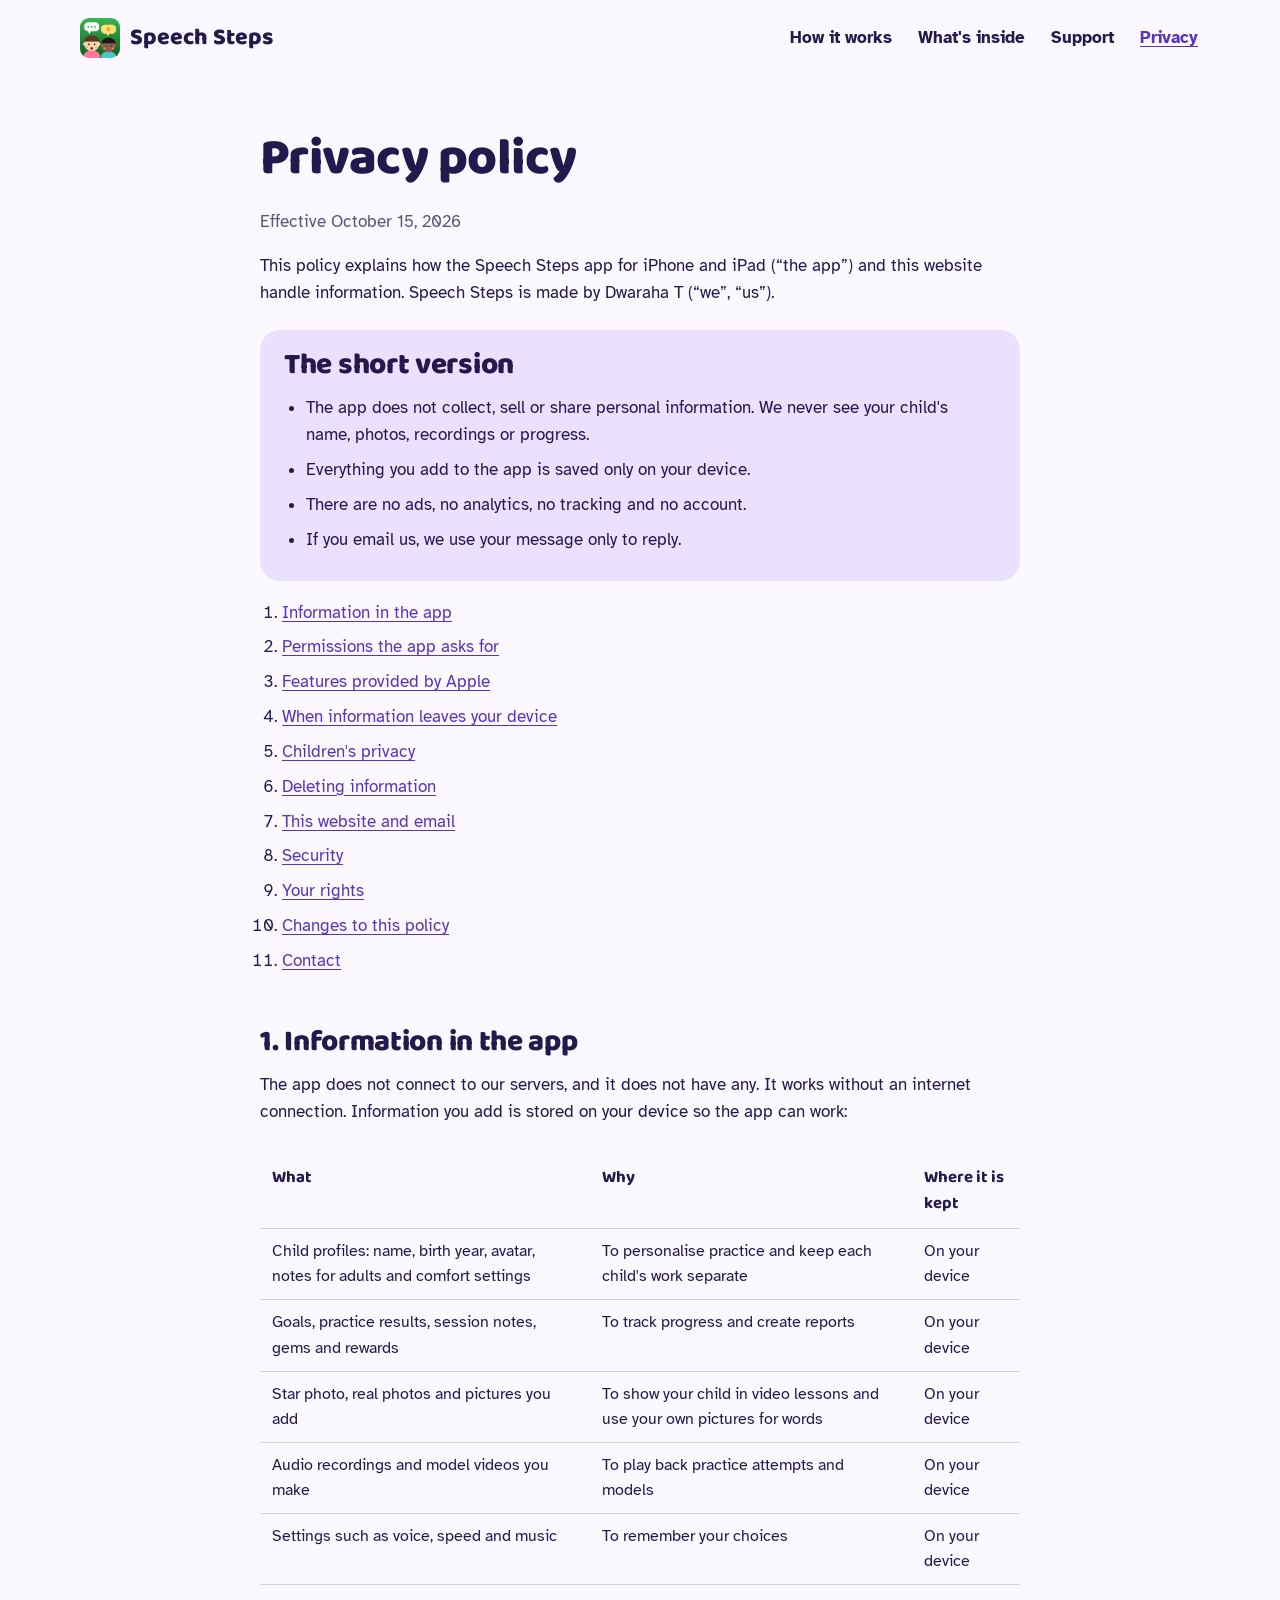
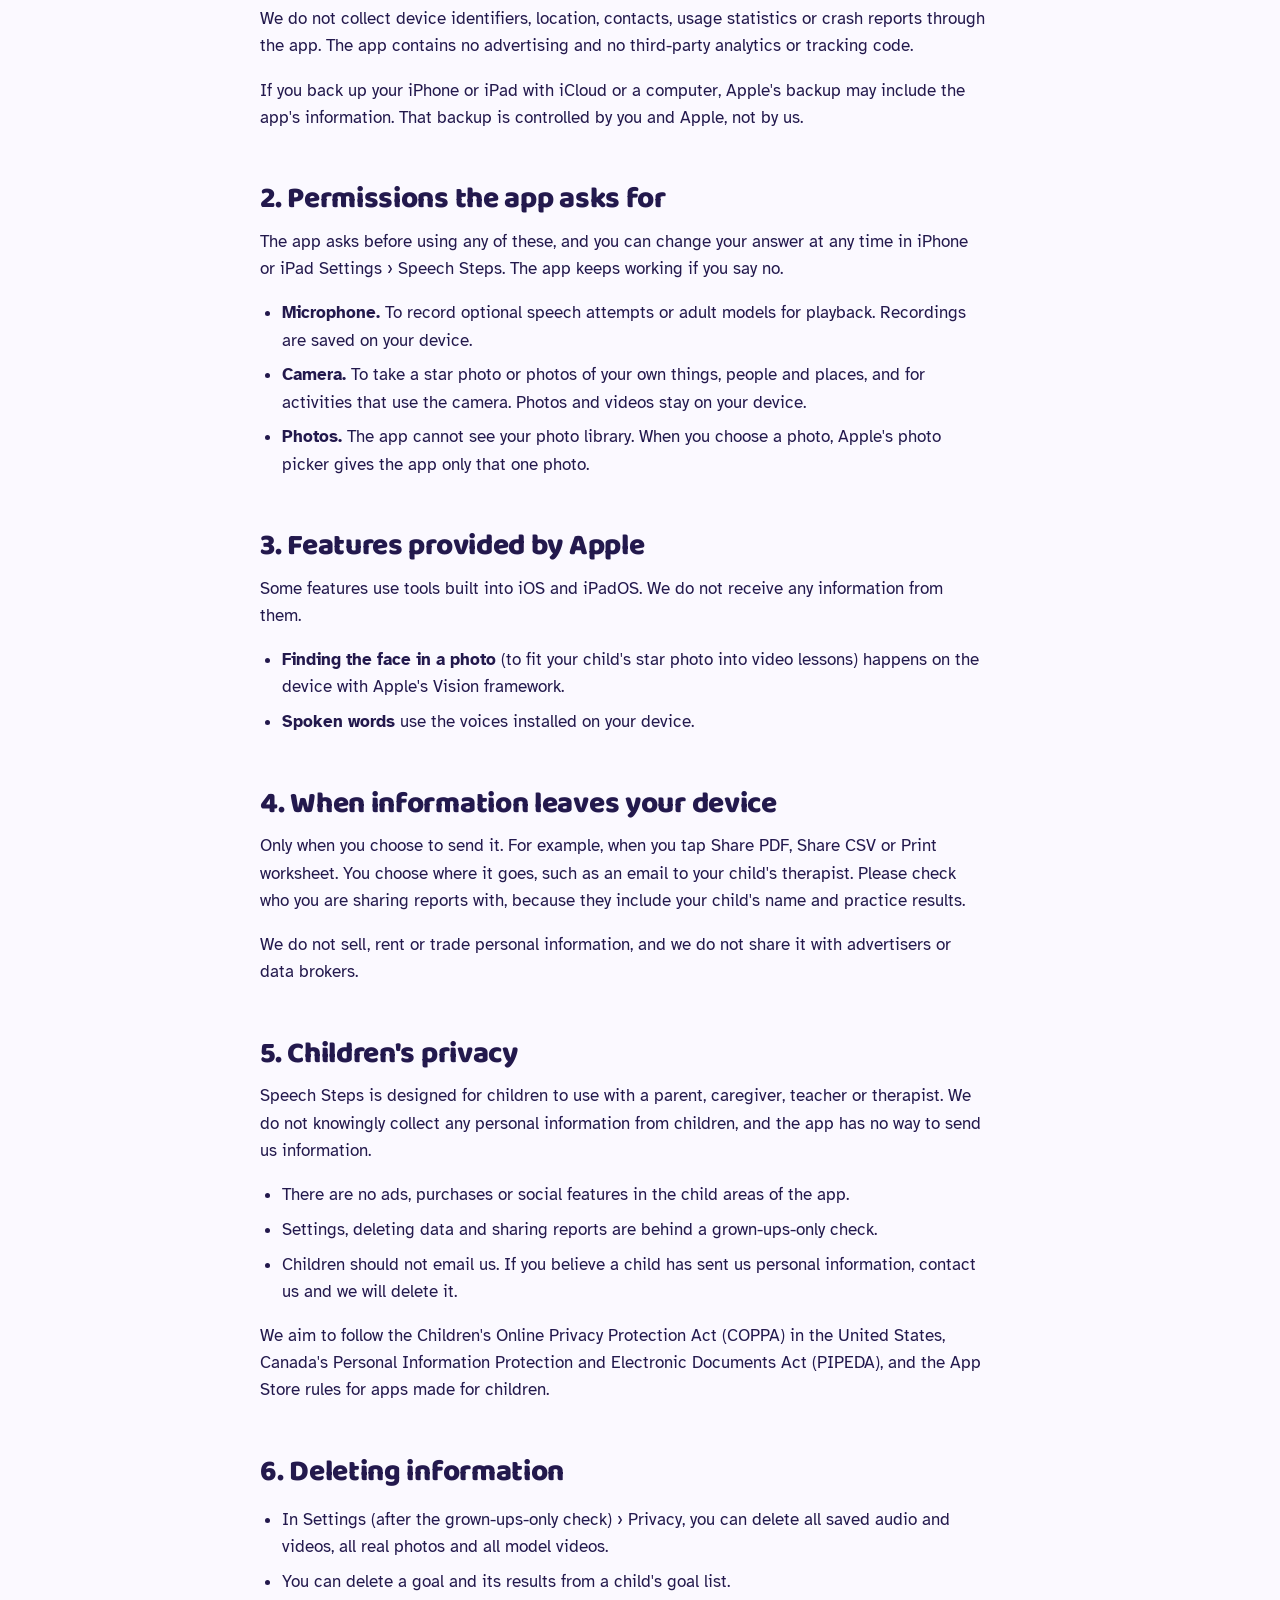
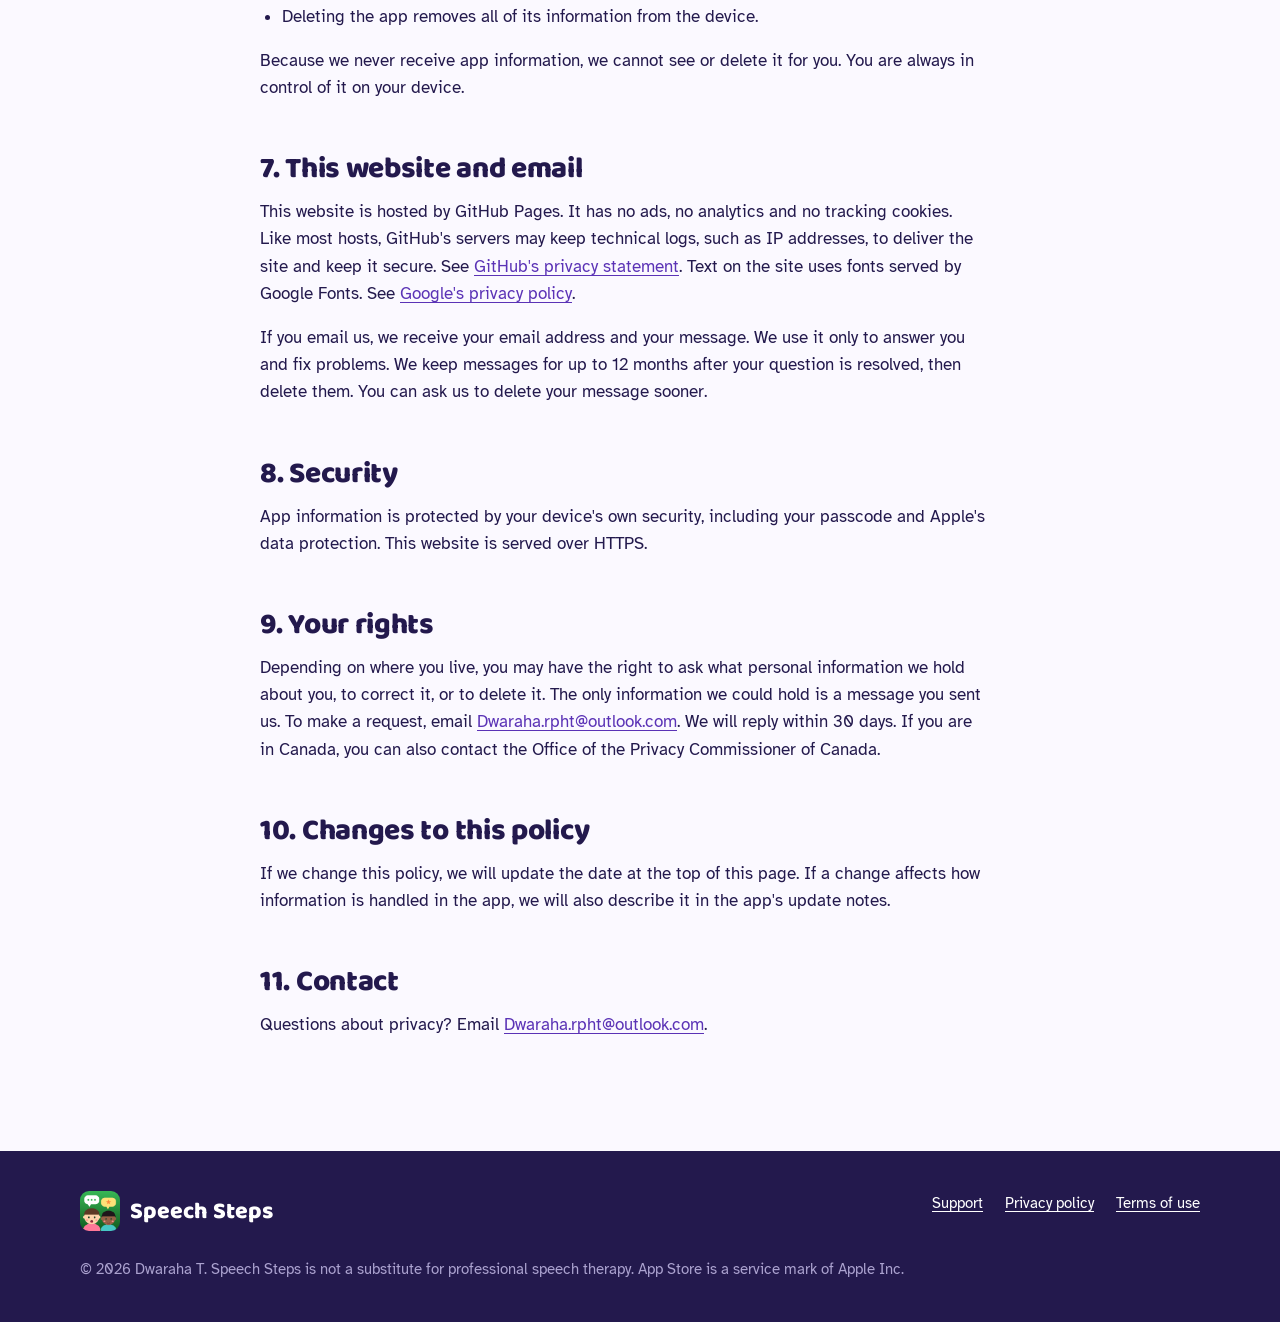
<file: privacy.html>
<!doctype html>
<html lang="en">
<head>
  <meta charset="utf-8">
  <meta name="viewport" content="width=device-width, initial-scale=1">
  <title>Privacy policy · Speech Steps</title>
  <meta name="description" content="How the Speech Steps app and website handle information. The app has no ads, no tracking and no account, and keeps children's information on the device.">
  <meta property="og:title" content="Privacy policy · Speech Steps">
  <meta property="og:description" content="How the Speech Steps app and website handle information. The app has no ads, no tracking and no account, and keeps children's information on the device.">
  <meta property="og:type" content="website">
  <meta property="og:image" content="icon.png">
  <meta name="theme-color" content="#5B33B6">
  <link rel="icon" href="favicon.png" type="image/png">
  <link rel="apple-touch-icon" href="apple-touch-icon.png">
  <link rel="preconnect" href="https://fonts.googleapis.com">
  <link rel="preconnect" href="https://fonts.gstatic.com" crossorigin>
  <link href="https://fonts.googleapis.com/css2?family=Atkinson+Hyperlegible:wght@400;700&family=Baloo+2:wght@700;800&display=swap" rel="stylesheet">
  <link rel="stylesheet" href="styles.css">
</head>
<body>
  <a class="skip" href="#main">Skip to content</a>

  <header class="site-header">
    <div class="wrap">
      <a class="brand" href="index.html"><img src="icon.png" alt="" width="40" height="40">Speech Steps</a>
      <nav class="site-nav" aria-label="Main">
        <a href="index.html#how">How it works</a>
        <a href="index.html#inside">What's inside</a>
        <a href="support.html">Support</a>
        <a href="privacy.html" aria-current="page">Privacy</a>
      </nav>
    </div>
  </header>

  <main id="main" class="page">
    <div class="wrap">
      <h1>Privacy policy</h1>
      <p class="updated">Effective October 15, 2026</p>

      <p>This policy explains how the Speech Steps app for iPhone and iPad (“the app”) and this website handle information. Speech Steps is made by Dwaraha T (“we”, “us”).</p>

      <div class="summary">
        <h2 class="flush">The short version</h2>
        <ul>
          <li>The app does not collect, sell or share personal information. We never see your child's name, photos, recordings or progress.</li>
          <li>Everything you add to the app is saved only on your device.</li>
          <li>There are no ads, no analytics, no tracking and no account.</li>
          <li>If you email us, we use your message only to reply.</li>
        </ul>
      </div>

      <nav aria-label="On this page">
        <ol class="toc">
          <li><a href="#app">Information in the app</a></li>
          <li><a href="#permissions">Permissions the app asks for</a></li>
          <li><a href="#apple">Features provided by Apple</a></li>
          <li><a href="#sharing">When information leaves your device</a></li>
          <li><a href="#children">Children's privacy</a></li>
          <li><a href="#delete">Deleting information</a></li>
          <li><a href="#website">This website and email</a></li>
          <li><a href="#security">Security</a></li>
          <li><a href="#rights">Your rights</a></li>
          <li><a href="#changes">Changes to this policy</a></li>
          <li><a href="#contact">Contact</a></li>
        </ol>
      </nav>

      <h2 id="app">1. Information in the app</h2>
      <p>The app does not connect to our servers, and it does not have any. It works without an internet connection. Information you add is stored on your device so the app can work:</p>
      <div class="table-scroll">
        <table class="data">
          <thead><tr><th scope="col">What</th><th scope="col">Why</th><th scope="col">Where it is kept</th></tr></thead>
          <tbody>
            <tr><td>Child profiles: name, birth year, avatar, notes for adults and comfort settings</td><td>To personalise practice and keep each child's work separate</td><td>On your device</td></tr>
            <tr><td>Goals, practice results, session notes, gems and rewards</td><td>To track progress and create reports</td><td>On your device</td></tr>
            <tr><td>Star photo, real photos and pictures you add</td><td>To show your child in video lessons and use your own pictures for words</td><td>On your device</td></tr>
            <tr><td>Audio recordings and model videos you make</td><td>To play back practice attempts and models</td><td>On your device</td></tr>
            <tr><td>Settings such as voice, speed and music</td><td>To remember your choices</td><td>On your device</td></tr>
          </tbody>
        </table>
      </div>
      <p>We do not collect device identifiers, location, contacts, usage statistics or crash reports through the app. The app contains no advertising and no third-party analytics or tracking code.</p>
      <p>If you back up your iPhone or iPad with iCloud or a computer, Apple's backup may include the app's information. That backup is controlled by you and Apple, not by us.</p>

      <h2 id="permissions">2. Permissions the app asks for</h2>
      <p>The app asks before using any of these, and you can change your answer at any time in iPhone or iPad Settings › Speech Steps. The app keeps working if you say no.</p>
      <ul>
        <li><strong>Microphone.</strong> To record optional speech attempts or adult models for playback. Recordings are saved on your device.</li>
        <li><strong>Camera.</strong> To take a star photo or photos of your own things, people and places, and for activities that use the camera. Photos and videos stay on your device.</li>
        <li><strong>Photos.</strong> The app cannot see your photo library. When you choose a photo, Apple's photo picker gives the app only that one photo.</li>
      </ul>

      <h2 id="apple">3. Features provided by Apple</h2>
      <p>Some features use tools built into iOS and iPadOS. We do not receive any information from them.</p>
      <ul>
        <li><strong>Finding the face in a photo</strong> (to fit your child's star photo into video lessons) happens on the device with Apple's Vision framework.</li>
        <li><strong>Spoken words</strong> use the voices installed on your device.</li>
      </ul>

      <h2 id="sharing">4. When information leaves your device</h2>
      <p>Only when you choose to send it. For example, when you tap Share PDF, Share CSV or Print worksheet. You choose where it goes, such as an email to your child's therapist. Please check who you are sharing reports with, because they include your child's name and practice results.</p>
      <p>We do not sell, rent or trade personal information, and we do not share it with advertisers or data brokers.</p>

      <h2 id="children">5. Children's privacy</h2>
      <p>Speech Steps is designed for children to use with a parent, caregiver, teacher or therapist. We do not knowingly collect any personal information from children, and the app has no way to send us information.</p>
      <ul>
        <li>There are no ads, purchases or social features in the child areas of the app.</li>
        <li>Settings, deleting data and sharing reports are behind a grown-ups-only check.</li>
        <li>Children should not email us. If you believe a child has sent us personal information, contact us and we will delete it.</li>
      </ul>
      <p>We aim to follow the Children's Online Privacy Protection Act (COPPA) in the United States, Canada's Personal Information Protection and Electronic Documents Act (PIPEDA), and the App Store rules for apps made for children.</p>

      <h2 id="delete">6. Deleting information</h2>
      <ul>
        <li>In Settings (after the grown-ups-only check) › Privacy, you can delete all saved audio and videos, all real photos and all model videos.</li>
        <li>You can delete a goal and its results from a child's goal list.</li>
        <li>Deleting the app removes all of its information from the device.</li>
      </ul>
      <p>Because we never receive app information, we cannot see or delete it for you. You are always in control of it on your device.</p>

      <h2 id="website">7. This website and email</h2>
      <p>This website is hosted by GitHub Pages. It has no ads, no analytics and no tracking cookies. Like most hosts, GitHub's servers may keep technical logs, such as IP addresses, to deliver the site and keep it secure. See <a href="https://docs.github.com/en/site-policy/privacy-policies/github-general-privacy-statement">GitHub's privacy statement</a>. Text on the site uses fonts served by Google Fonts. See <a href="https://policies.google.com/privacy">Google's privacy policy</a>.</p>
      <p>If you email us, we receive your email address and your message. We use it only to answer you and fix problems. We keep messages for up to 12 months after your question is resolved, then delete them. You can ask us to delete your message sooner.</p>

      <h2 id="security">8. Security</h2>
      <p>App information is protected by your device's own security, including your passcode and Apple's data protection. This website is served over HTTPS.</p>

      <h2 id="rights">9. Your rights</h2>
      <p>Depending on where you live, you may have the right to ask what personal information we hold about you, to correct it, or to delete it. The only information we could hold is a message you sent us. To make a request, email <a href="mailto:Dwaraha.rpht@outlook.com">Dwaraha.rpht@outlook.com</a>. We will reply within 30 days. If you are in Canada, you can also contact the Office of the Privacy Commissioner of Canada.</p>

      <h2 id="changes">10. Changes to this policy</h2>
      <p>If we change this policy, we will update the date at the top of this page. If a change affects how information is handled in the app, we will also describe it in the app's update notes.</p>

      <h2 id="contact">11. Contact</h2>
      <p>Questions about privacy? Email <a href="mailto:Dwaraha.rpht@outlook.com">Dwaraha.rpht@outlook.com</a>.</p>
    </div>
  </main>

  <footer class="site-footer">
    <div class="wrap">
      <div>
        <a class="brand brand-light" href="index.html"><img src="icon.png" alt="" width="40" height="40">Speech Steps</a>
      </div>
      <ul class="footer-links">
        <li><a href="support.html">Support</a></li>
        <li><a href="privacy.html">Privacy policy</a></li>
        <li><a href="terms.html">Terms of use</a></li>
      </ul>
      <p class="footer-small">© 2026 Dwaraha T. Speech Steps is not a substitute for professional speech therapy. App Store is a service mark of Apple Inc.</p>
    </div>
  </footer>
</body>
</html>
</file>
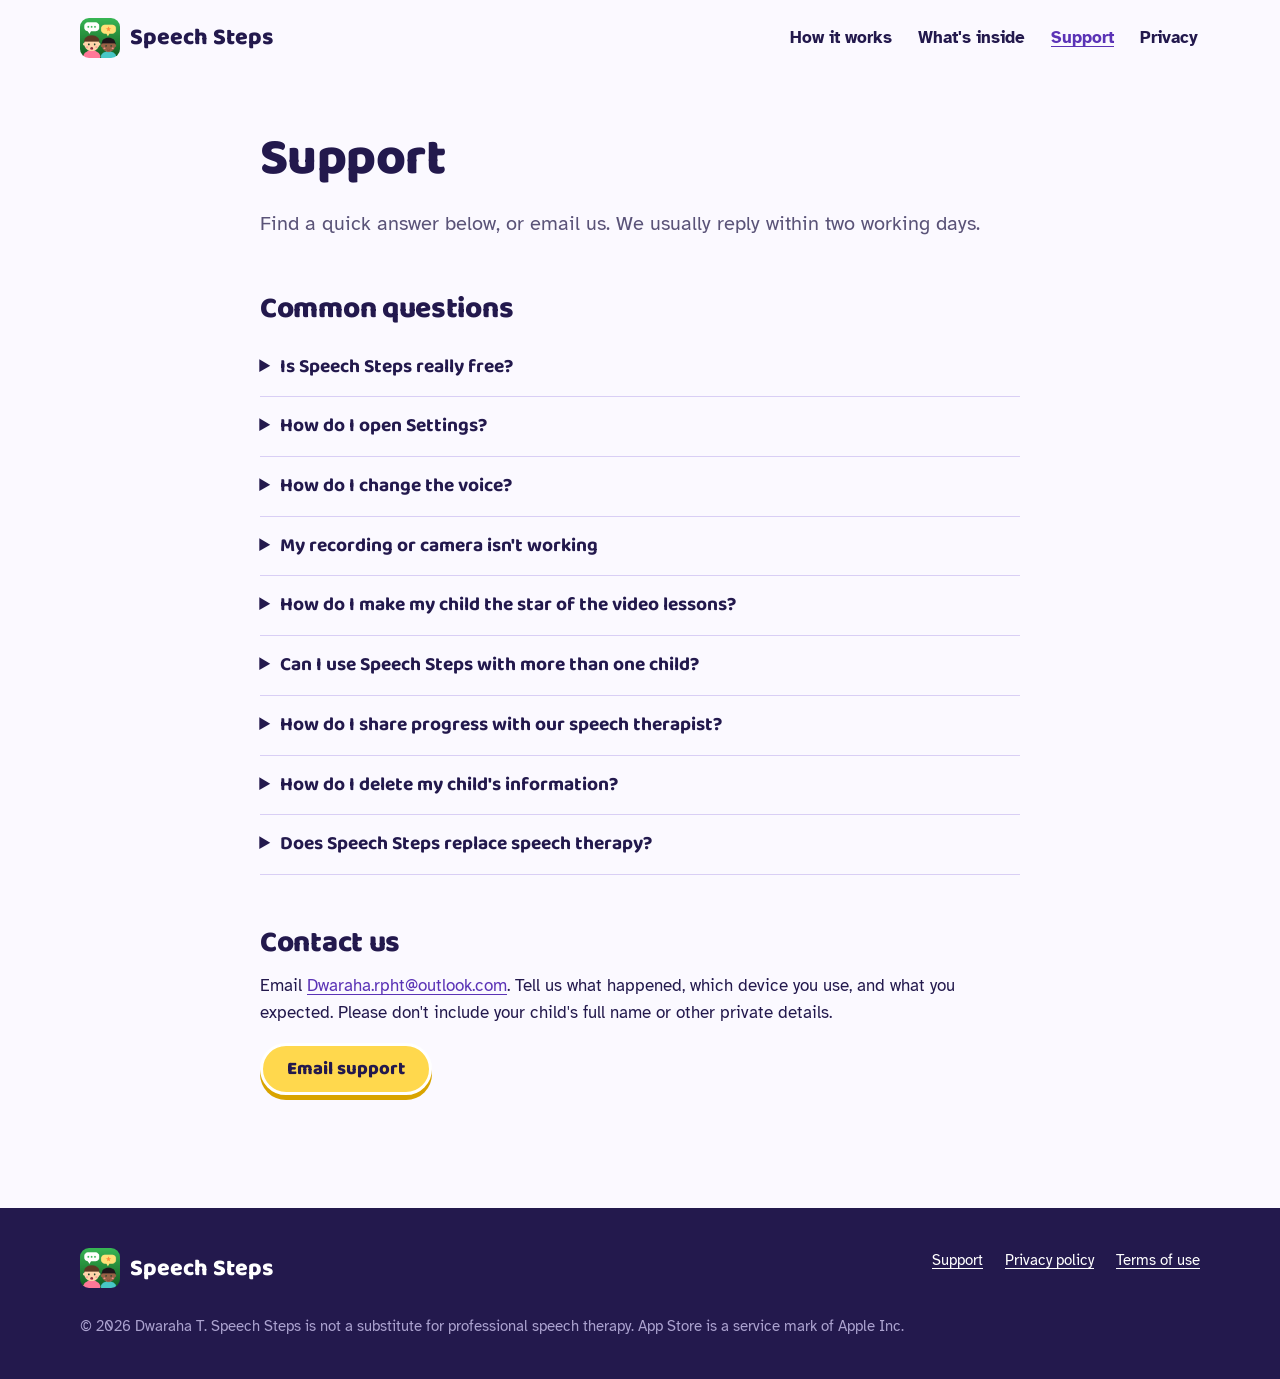
<file: support.html>
<!doctype html>
<html lang="en">
<head>
  <meta charset="utf-8">
  <meta name="viewport" content="width=device-width, initial-scale=1">
  <title>Support · Speech Steps</title>
  <meta name="description" content="Help with Speech Steps: answers to common questions and how to contact us.">
  <meta property="og:title" content="Support · Speech Steps">
  <meta property="og:description" content="Help with Speech Steps: answers to common questions and how to contact us.">
  <meta property="og:type" content="website">
  <meta property="og:image" content="icon.png">
  <meta name="theme-color" content="#5B33B6">
  <link rel="icon" href="favicon.png" type="image/png">
  <link rel="apple-touch-icon" href="apple-touch-icon.png">
  <link rel="preconnect" href="https://fonts.googleapis.com">
  <link rel="preconnect" href="https://fonts.gstatic.com" crossorigin>
  <link href="https://fonts.googleapis.com/css2?family=Atkinson+Hyperlegible:wght@400;700&family=Baloo+2:wght@700;800&display=swap" rel="stylesheet">
  <link rel="stylesheet" href="styles.css">
</head>
<body>
  <a class="skip" href="#main">Skip to content</a>

  <header class="site-header">
    <div class="wrap">
      <a class="brand" href="index.html"><img src="icon.png" alt="" width="40" height="40">Speech Steps</a>
      <nav class="site-nav" aria-label="Main">
        <a href="index.html#how">How it works</a>
        <a href="index.html#inside">What's inside</a>
        <a href="support.html" aria-current="page">Support</a>
        <a href="privacy.html">Privacy</a>
      </nav>
    </div>
  </header>

  <main id="main" class="page">
    <div class="wrap">
      <h1>Support</h1>
      <p class="lede">Find a quick answer below, or email us. We usually reply within two working days.</p>

      <h2>Common questions</h2>

      <details>
        <summary>Is Speech Steps really free?</summary>
        <p>Yes. Every lesson and feature is included. There are no subscriptions, in-app purchases or ads.</p>
      </details>

      <details>
        <summary>How do I open Settings?</summary>
        <p>Tap the gear at the top of the home screen and answer the grown-ups question. This keeps children out of settings, deleting and sharing.</p>
      </details>

      <details>
        <summary>How do I change the voice?</summary>
        <p>Open Settings › Audio models. Choose a Voice and change the playback speed there.</p><p>For more natural voices, open the iPhone or iPad Settings app › Accessibility › Spoken Content › Voices › English, download an Enhanced or Premium voice, then choose it in Speech Steps.</p>
      </details>

      <details>
        <summary>My recording or camera isn't working</summary>
        <ul><li>Check that access is allowed: iPhone or iPad Settings › Speech Steps › Microphone or Camera.</li><li>Close other apps that might be using the microphone or camera, then try again.</li></ul>
      </details>

      <details>
        <summary>How do I make my child the star of the video lessons?</summary>
        <p>Press and hold your child's card on the home screen, choose Edit profile, then add a star photo. A clear, front-facing photo showing the whole head and a little of the shoulders works best.</p>
      </details>

      <details>
        <summary>Can I use Speech Steps with more than one child?</summary>
        <p>Yes, with as many children as you like. Each child has their own goals, progress and photos. Tap “Playing: … Change” on the home screen to switch, or use Play together for turn-taking games.</p>
      </details>

      <details>
        <summary>How do I share progress with our speech therapist?</summary>
        <p>Press and hold your child's card, choose Goals &amp; progress, then tap Share PDF or Share CSV. You choose where the report goes.</p>
      </details>

      <details>
        <summary>How do I delete my child's information?</summary>
        <p>Open Settings (after the grown-ups check) › Privacy to delete all saved audio and videos, all real photos or all model videos. You can delete a goal from a child's goal list. To remove everything, delete the app. Because information is stored only on your device, we can't see it or delete it for you. See the <a href="privacy.html">privacy policy</a>.</p>
      </details>

      <details>
        <summary>Does Speech Steps replace speech therapy?</summary>
        <p>No. Speech Steps is a practice and progress tool for families and professionals. It does not diagnose. If you have concerns about your child's speech or language, please talk to a speech-language pathologist.</p>
      </details>

      <h2 id="contact">Contact us</h2>
      <p>Email <a href="mailto:Dwaraha.rpht@outlook.com">Dwaraha.rpht@outlook.com</a>. Tell us what happened, which device you use, and what you expected. Please don't include your child's full name or other private details.</p>
      <p><a class="button button-sun" href="mailto:Dwaraha.rpht@outlook.com?subject=Speech%20Steps%20support">Email support</a></p>
    </div>
  </main>

  <footer class="site-footer">
    <div class="wrap">
      <div>
        <a class="brand brand-light" href="index.html"><img src="icon.png" alt="" width="40" height="40">Speech Steps</a>
      </div>
      <ul class="footer-links">
        <li><a href="support.html">Support</a></li>
        <li><a href="privacy.html">Privacy policy</a></li>
        <li><a href="terms.html">Terms of use</a></li>
      </ul>
      <p class="footer-small">© 2026 Dwaraha T. Speech Steps is not a substitute for professional speech therapy. App Store is a service mark of Apple Inc.</p>
    </div>
  </footer>
</body>
</html>
</file>
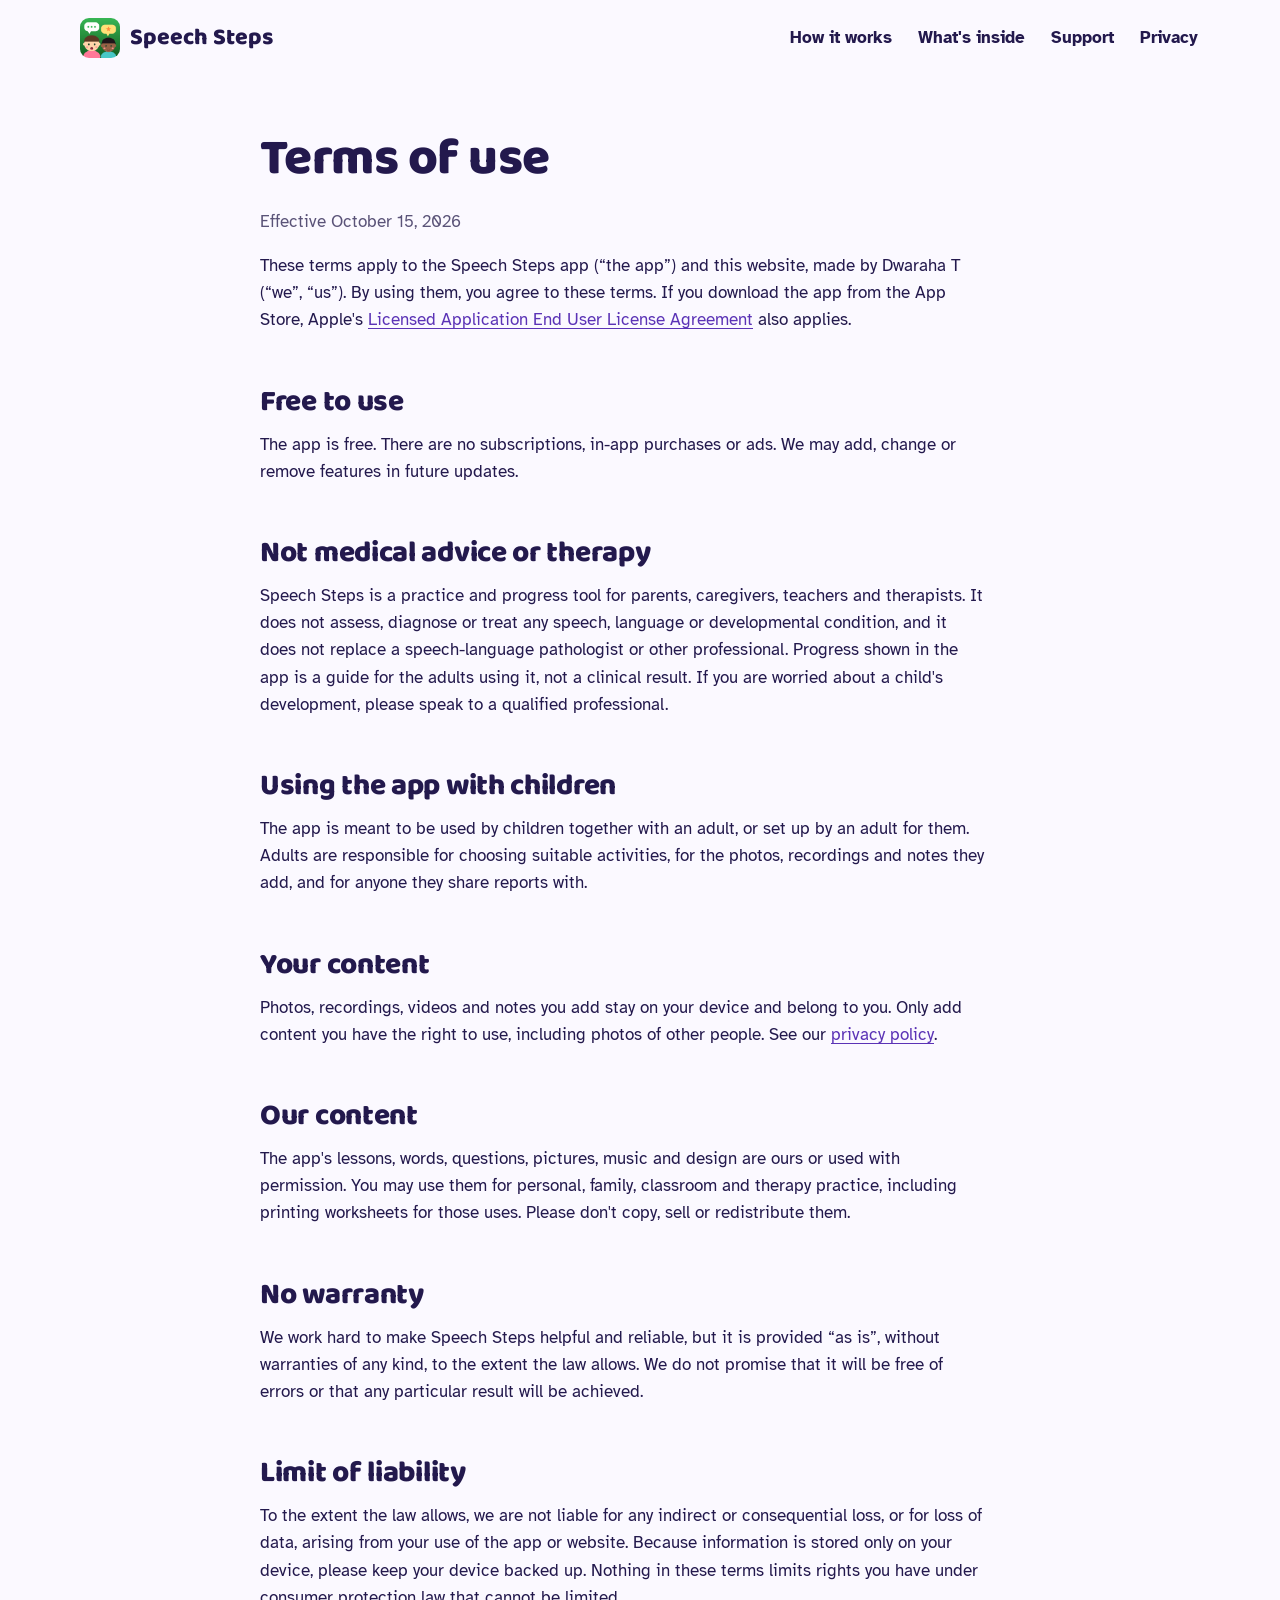
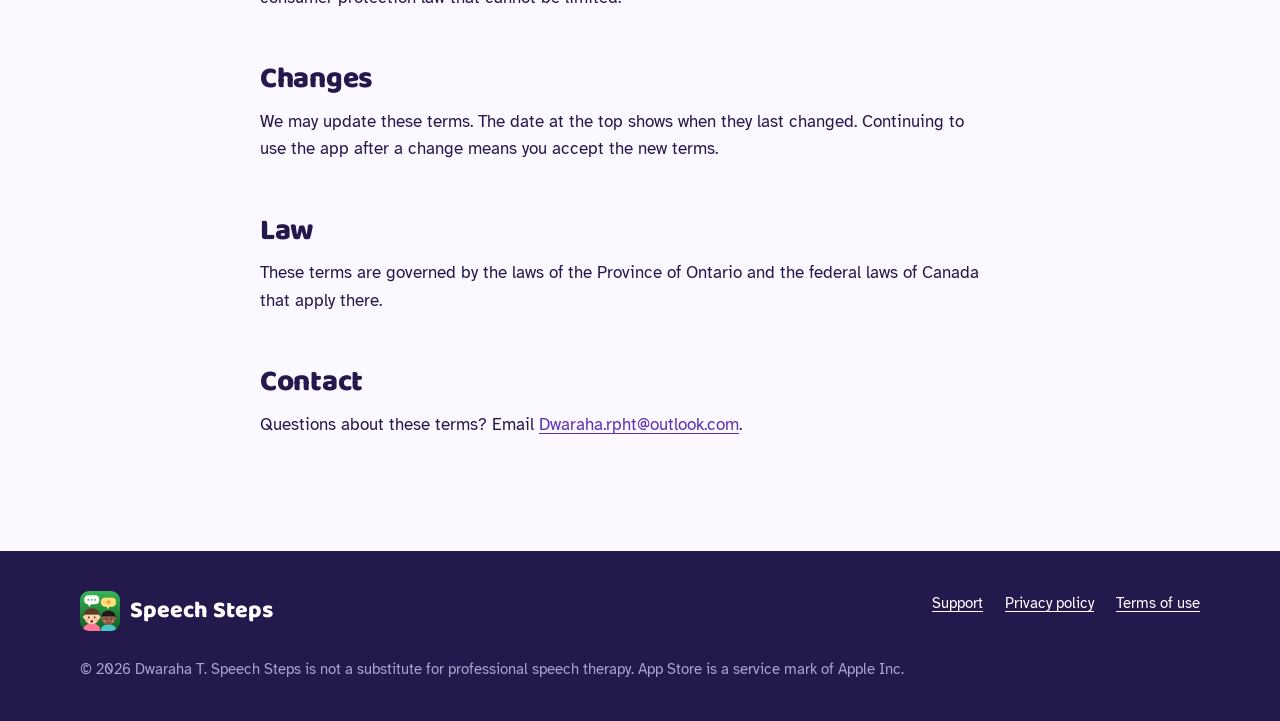
<file: terms.html>
<!doctype html>
<html lang="en">
<head>
  <meta charset="utf-8">
  <meta name="viewport" content="width=device-width, initial-scale=1">
  <title>Terms of use · Speech Steps</title>
  <meta name="description" content="Terms of use for the Speech Steps app and website.">
  <meta property="og:title" content="Terms of use · Speech Steps">
  <meta property="og:description" content="Terms of use for the Speech Steps app and website.">
  <meta property="og:type" content="website">
  <meta property="og:image" content="icon.png">
  <meta name="theme-color" content="#5B33B6">
  <link rel="icon" href="favicon.png" type="image/png">
  <link rel="apple-touch-icon" href="apple-touch-icon.png">
  <link rel="preconnect" href="https://fonts.googleapis.com">
  <link rel="preconnect" href="https://fonts.gstatic.com" crossorigin>
  <link href="https://fonts.googleapis.com/css2?family=Atkinson+Hyperlegible:wght@400;700&family=Baloo+2:wght@700;800&display=swap" rel="stylesheet">
  <link rel="stylesheet" href="styles.css">
</head>
<body>
  <a class="skip" href="#main">Skip to content</a>

  <header class="site-header">
    <div class="wrap">
      <a class="brand" href="index.html"><img src="icon.png" alt="" width="40" height="40">Speech Steps</a>
      <nav class="site-nav" aria-label="Main">
        <a href="index.html#how">How it works</a>
        <a href="index.html#inside">What's inside</a>
        <a href="support.html">Support</a>
        <a href="privacy.html">Privacy</a>
      </nav>
    </div>
  </header>

  <main id="main" class="page">
    <div class="wrap">
      <h1>Terms of use</h1>
      <p class="updated">Effective October 15, 2026</p>

      <p>These terms apply to the Speech Steps app (“the app”) and this website, made by Dwaraha T (“we”, “us”). By using them, you agree to these terms. If you download the app from the App Store, Apple's <a href="https://www.apple.com/legal/internet-services/itunes/dev/stdeula/">Licensed Application End User License Agreement</a> also applies.</p>

      <h2>Free to use</h2>
      <p>The app is free. There are no subscriptions, in-app purchases or ads. We may add, change or remove features in future updates.</p>

      <h2>Not medical advice or therapy</h2>
      <p>Speech Steps is a practice and progress tool for parents, caregivers, teachers and therapists. It does not assess, diagnose or treat any speech, language or developmental condition, and it does not replace a speech-language pathologist or other professional. Progress shown in the app is a guide for the adults using it, not a clinical result. If you are worried about a child's development, please speak to a qualified professional.</p>

      <h2>Using the app with children</h2>
      <p>The app is meant to be used by children together with an adult, or set up by an adult for them. Adults are responsible for choosing suitable activities, for the photos, recordings and notes they add, and for anyone they share reports with.</p>

      <h2>Your content</h2>
      <p>Photos, recordings, videos and notes you add stay on your device and belong to you. Only add content you have the right to use, including photos of other people. See our <a href="privacy.html">privacy policy</a>.</p>

      <h2>Our content</h2>
      <p>The app's lessons, words, questions, pictures, music and design are ours or used with permission. You may use them for personal, family, classroom and therapy practice, including printing worksheets for those uses. Please don't copy, sell or redistribute them.</p>

      <h2>No warranty</h2>
      <p>We work hard to make Speech Steps helpful and reliable, but it is provided “as is”, without warranties of any kind, to the extent the law allows. We do not promise that it will be free of errors or that any particular result will be achieved.</p>

      <h2>Limit of liability</h2>
      <p>To the extent the law allows, we are not liable for any indirect or consequential loss, or for loss of data, arising from your use of the app or website. Because information is stored only on your device, please keep your device backed up. Nothing in these terms limits rights you have under consumer protection law that cannot be limited.</p>

      <h2>Changes</h2>
      <p>We may update these terms. The date at the top shows when they last changed. Continuing to use the app after a change means you accept the new terms.</p>

      <h2>Law</h2>
      <p>These terms are governed by the laws of the Province of Ontario and the federal laws of Canada that apply there.</p>

      <h2>Contact</h2>
      <p>Questions about these terms? Email <a href="mailto:Dwaraha.rpht@outlook.com">Dwaraha.rpht@outlook.com</a>.</p>
    </div>
  </main>

  <footer class="site-footer">
    <div class="wrap">
      <div>
        <a class="brand brand-light" href="index.html"><img src="icon.png" alt="" width="40" height="40">Speech Steps</a>
      </div>
      <ul class="footer-links">
        <li><a href="support.html">Support</a></li>
        <li><a href="privacy.html">Privacy policy</a></li>
        <li><a href="terms.html">Terms of use</a></li>
      </ul>
      <p class="footer-small">© 2026 Dwaraha T. Speech Steps is not a substitute for professional speech therapy. App Store is a service mark of Apple Inc.</p>
    </div>
  </footer>
</body>
</html>
</file>
<file: styles.css>
/* Speech Steps website: shared styles */

:root {
  --ink: #23194D;        /* text */
  --plum: #5B33B6;       /* brand, links */
  --plum-deep: #3A2180;  /* footer, dark band */
  --lavender: #E9E1FF;   /* quiet surfaces */
  --paper: #FBF9FF;      /* page */
  --sun: #FFD84D;        /* main button */
  --sun-shadow: #D9A400;
  --bubble: #FF8FB1;     /* small accents */
  --muted: #5A5378;
  --line: #D9CFF5;

  --step-1: #FFB3C7;
  --step-2: #FFD27A;
  --step-3: #8FD8FF;
  --step-4: #A8E68A;
  --step-5: #C9B2FF;
  --step-6: #7EE3D4;

  --display: "Baloo 2", "Arial Rounded MT Bold", system-ui, sans-serif;
  --body: "Atkinson Hyperlegible", system-ui, -apple-system, "Segoe UI", sans-serif;
  --measure: 66ch;
  --gutter: clamp(16px, 4vw, 40px);
}

*, *::before, *::after { box-sizing: border-box; }

html { -webkit-text-size-adjust: 100%; }

body {
  margin: 0;
  background: var(--paper);
  color: var(--ink);
  font-family: var(--body);
  font-size: 1.0625rem;
  line-height: 1.6;
}

img, svg { max-width: 100%; display: block; }

a { color: var(--plum); text-underline-offset: 3px; }
a:hover { color: var(--plum-deep); }

:focus-visible {
  outline: 3px solid var(--plum);
  outline-offset: 3px;
  border-radius: 6px;
}

.skip {
  position: absolute; left: -999px; top: 8px;
  background: var(--ink); color: #fff; padding: 8px 14px; border-radius: 8px; z-index: 10;
}
.skip:focus { left: 8px; color: #fff; }

.wrap { width: min(1120px, 100% - 2 * var(--gutter)); margin-inline: auto; }

/* Header */
.site-header { padding-block: 18px; }
.site-header .wrap { display: flex; align-items: center; justify-content: space-between; gap: 16px; flex-wrap: wrap; }
.brand {
  display: inline-flex; align-items: center; gap: 10px;
  font-family: var(--display); font-weight: 800; font-size: 1.45rem; line-height: 1;
  color: var(--ink); text-decoration: none;
}
.brand img { width: 40px; height: 40px; border-radius: 9px; }
.site-nav { display: flex; gap: 6px 22px; flex-wrap: wrap; }
.site-nav a { color: var(--ink); text-decoration: none; font-weight: 700; padding: 6px 2px; }
.site-nav a:hover, .site-nav a[aria-current="page"] { color: var(--plum); text-decoration: underline; }

/* Type */
h1, h2, h3 { font-family: var(--display); line-height: 1.08; margin: 0 0 .4em; letter-spacing: -0.01em; }
h1 { font-size: clamp(2.4rem, 6vw, 4.1rem); font-weight: 800; }
h2 { font-size: clamp(1.8rem, 3.6vw, 2.6rem); font-weight: 800; }
h3 { font-size: 1.3rem; font-weight: 700; }
p { margin: 0 0 1em; max-width: var(--measure); }
.lede { font-size: clamp(1.1rem, 1.6vw, 1.3rem); color: var(--muted); }

/* Buttons */
.button {
  display: inline-flex; align-items: center; justify-content: center; gap: 10px;
  min-height: 52px; padding: 12px 24px; border-radius: 999px;
  font-family: var(--display); font-weight: 800; font-size: 1.15rem; line-height: 1;
  text-decoration: none; border: 3px solid #fff; cursor: pointer;
}
.button-sun { background: var(--sun); color: var(--ink); box-shadow: 0 5px 0 var(--sun-shadow); }
.button-sun:hover { color: var(--ink); transform: translateY(1px); box-shadow: 0 4px 0 var(--sun-shadow); }
.button-sun:active { transform: translateY(4px); box-shadow: 0 1px 0 var(--sun-shadow); }
.button-quiet { background: transparent; color: var(--plum); border-color: transparent; text-decoration: underline; padding-inline: 8px; }
.button svg { width: 22px; height: 22px; }

/* Hero */
.hero { padding-block: clamp(24px, 6vw, 72px) clamp(48px, 8vw, 96px); }
.hero .wrap { display: grid; grid-template-columns: 1.15fr .85fr; gap: clamp(24px, 5vw, 64px); align-items: center; }
.hero-actions { display: flex; flex-wrap: wrap; align-items: center; gap: 12px 18px; margin-top: 28px; }
.hero-note { font-size: .95rem; color: var(--muted); margin-top: 14px; }

.hero-art { position: relative; display: grid; justify-items: center; }
.hero-art img { width: min(280px, 70%); height: auto; border-radius: 22%; box-shadow: 0 18px 40px rgba(20,8,50,.35); }
.say {
  position: absolute; top: 0; left: 50%; transform: translateX(-50%);
  min-width: 11ch; max-width: 92%;
  background: #fff; border: 3px solid var(--ink); border-radius: 26px;
  padding: 14px 22px; text-align: center;
  font-family: var(--display); font-weight: 800; font-size: clamp(1.3rem, 2.4vw, 1.75rem); line-height: 1.15;
  box-shadow: 0 6px 0 var(--lavender);
}
.say::after {
  content: ""; position: absolute; left: 50%; bottom: -16px; width: 26px; height: 26px;
  background: #fff; border-right: 3px solid var(--ink); border-bottom: 3px solid var(--ink);
  transform: translateX(-50%) rotate(45deg);
}
.say-text { display: inline-block; transition: opacity .35s ease, transform .35s ease; }
.say-text.is-swapping { opacity: 0; transform: translateY(6px); }
.say-caption { margin: 14px 0 0; text-align: center; color: var(--muted); font-size: .95rem; }


/* Staircase: the levels really are a sequence, so they are drawn as steps */
.steps-section { padding-block: clamp(48px, 8vw, 96px); background: #fff; border-block: 1px solid var(--line); }
.steps-intro { max-width: 720px; }
.staircase {
  list-style: none; margin: 44px 0 0; padding: 0;
  display: grid; grid-template-columns: repeat(6, 1fr); align-items: end; gap: 8px;
}
.staircase li {
  border-radius: 20px 20px 6px 6px; padding: 16px 14px 18px;
  border: 3px solid #fff; box-shadow: 0 5px 0 rgba(35, 25, 77, .12);
  display: flex; flex-direction: column; gap: 6px;
}
.staircase li:nth-child(1) { background: var(--step-1); min-height: 150px; }
.staircase li:nth-child(2) { background: var(--step-2); min-height: 190px; }
.staircase li:nth-child(3) { background: var(--step-3); min-height: 230px; }
.staircase li:nth-child(4) { background: var(--step-4); min-height: 270px; }
.staircase li:nth-child(5) { background: var(--step-5); min-height: 310px; }
.staircase li:nth-child(6) { background: var(--step-6); min-height: 350px; }
.step-num { font-family: var(--display); font-weight: 800; font-size: 2rem; line-height: 1; }
.step-name { font-family: var(--display); font-weight: 800; font-size: 1.15rem; line-height: 1.15; }
.step-say { font-size: .95rem; line-height: 1.35; margin-top: auto; }
.steps-foot { margin-top: 28px; color: var(--muted); }

/* What's inside: a plain two-column list, not a card grid */
.inside { padding-block: clamp(48px, 8vw, 96px); }
.inside-list {
  list-style: none; margin: 32px 0 0; padding: 0;
  display: grid; grid-template-columns: repeat(2, minmax(0, 1fr)); gap: 30px 56px;
}
.inside-list li { display: grid; grid-template-columns: 56px 1fr; gap: 16px; align-items: start; }
.inside-list .icon {
  width: 56px; height: 56px; border-radius: 50%; background: var(--lavender);
  display: grid; place-items: center; font-size: 28px;
}
.inside-list h3 { margin-bottom: .2em; }
.inside-list p { margin: 0; color: var(--muted); }

/* Dark band: free and private */
.promise { background: var(--plum-deep); color: #fff; padding-block: clamp(48px, 8vw, 88px); }
.promise .wrap { display: grid; grid-template-columns: 1fr 1fr; gap: clamp(24px, 5vw, 64px); }
.promise h2 { color: #fff; }
.promise p { color: #E7E0FF; }
.promise a { color: var(--sun); }
.promise ul { margin: 0; padding-left: 1.2em; color: #E7E0FF; }
.promise li { margin-bottom: .5em; }

/* Grown-ups section */
.grownups { padding-block: clamp(48px, 8vw, 96px); }
.grownups .wrap { display: grid; grid-template-columns: .9fr 1.1fr; gap: clamp(24px, 5vw, 64px); align-items: start; }
.note {
  background: var(--lavender); border-radius: 20px; padding: 20px 24px; margin-top: 8px;
}
.note p:last-child { margin-bottom: 0; }

/* Final call */
.closing { padding-block: 0 clamp(56px, 8vw, 96px); text-align: center; }
.closing p { margin-inline: auto; }
.closing .hero-actions { justify-content: center; }

/* Long-form pages: privacy, terms, support */
.page { padding-block: clamp(24px, 5vw, 56px) clamp(56px, 8vw, 96px); }
.page .wrap { max-width: 760px; }
.page h1 { font-size: clamp(2.2rem, 5vw, 3.2rem); }
.page h2 { font-size: clamp(1.45rem, 2.6vw, 1.85rem); margin-top: 1.8em; }
.page h3 { margin-top: 1.4em; }
.page ul { padding-left: 1.3em; max-width: var(--measure); }
.page li { margin-bottom: .45em; }
.updated { color: var(--muted); }
.summary { background: var(--lavender); border-radius: 20px; padding: 20px 24px; margin: 24px 0 8px; }
.summary ul { margin: 0; }
.toc { margin: 18px 0 0; padding-left: 1.3em; }

table.data { width: 100%; border-collapse: collapse; margin: 12px 0 20px; font-size: .98rem; }
table.data th, table.data td { text-align: left; vertical-align: top; padding: 10px 12px; border-bottom: 1px solid var(--line); }
table.data th { font-family: var(--display); font-size: 1.05rem; }
.table-scroll { overflow-x: auto; }

/* FAQ */
details { border-bottom: 1px solid var(--line); padding: 14px 0 14px 20px; }
summary { cursor: pointer; font-family: var(--display); font-weight: 700; font-size: 1.2rem; list-style-position: outside; }
details[open] summary { color: var(--plum); }
details p, details ul { margin-top: .6em; }

/* Form */
.form { display: grid; gap: 18px; margin-top: 18px; max-width: 560px; }
.field { display: grid; gap: 6px; }
.field label { font-weight: 700; }
.field .hint { font-size: .92rem; color: var(--muted); }
input[type="text"], input[type="email"], select, textarea {
  font: inherit; color: var(--ink); background: #fff;
  border: 2px solid var(--line); border-radius: 14px; padding: 12px 14px; width: 100%;
}
input:focus-visible, select:focus-visible, textarea:focus-visible { border-color: var(--plum); outline-offset: 1px; }
textarea { min-height: 160px; resize: vertical; }
.hidden-field { position: absolute; left: -9999px; }
.form .button { justify-self: start; }

/* Footer */
.site-footer { background: var(--ink); color: #D8D1F2; padding-block: 40px; font-size: .96rem; }
.site-footer .wrap { display: grid; grid-template-columns: 1fr auto; gap: 18px 40px; align-items: start; }
.site-footer a { color: #fff; }
.footer-links { display: flex; flex-wrap: wrap; gap: 8px 22px; margin: 0; padding: 0; list-style: none; }
.footer-small { grid-column: 1 / -1; color: #ABA2CF; margin: 0; max-width: none; }

/* Responsive */
@media (max-width: 880px) {
  .hero .wrap, .promise .wrap, .grownups .wrap { grid-template-columns: 1fr; }
  .hero-art { order: -1; }
  .hero-art img { width: min(140px, 40%); }
  .say-caption { display: none; }
  .inside-list { grid-template-columns: 1fr; }
  .staircase { grid-template-columns: 1fr; gap: 10px; }
  .staircase li {
    min-height: 0 !important; border-radius: 18px;
    display: grid; grid-template-columns: 44px 1fr; column-gap: 12px; row-gap: 2px;
  }
  .staircase li:nth-child(1) { margin-right: 25%; }
  .staircase li:nth-child(2) { margin-right: 20%; }
  .staircase li:nth-child(3) { margin-right: 15%; }
  .staircase li:nth-child(4) { margin-right: 10%; }
  .staircase li:nth-child(5) { margin-right: 5%; }
  .step-num { grid-row: span 2; align-self: center; }
  .step-say { margin-top: 0; }
  .site-footer .wrap { grid-template-columns: 1fr; }
}

@media (prefers-reduced-motion: reduce) {
  .say-text { transition: none; }
  .button-sun:hover, .button-sun:active { transform: none; }
}

/* Small helpers (kept out of HTML so the security policy can block inline styles) */
.brand-light, .brand-light:hover { color: #fff; }
.center { text-align: center; }
.center p { margin-inline: auto; }
.center-pip { margin: 0 auto 12px; border-radius: 22%; }
.page h2.flush { margin-top: 0; }
.form-note { margin: 0; }
</file>
